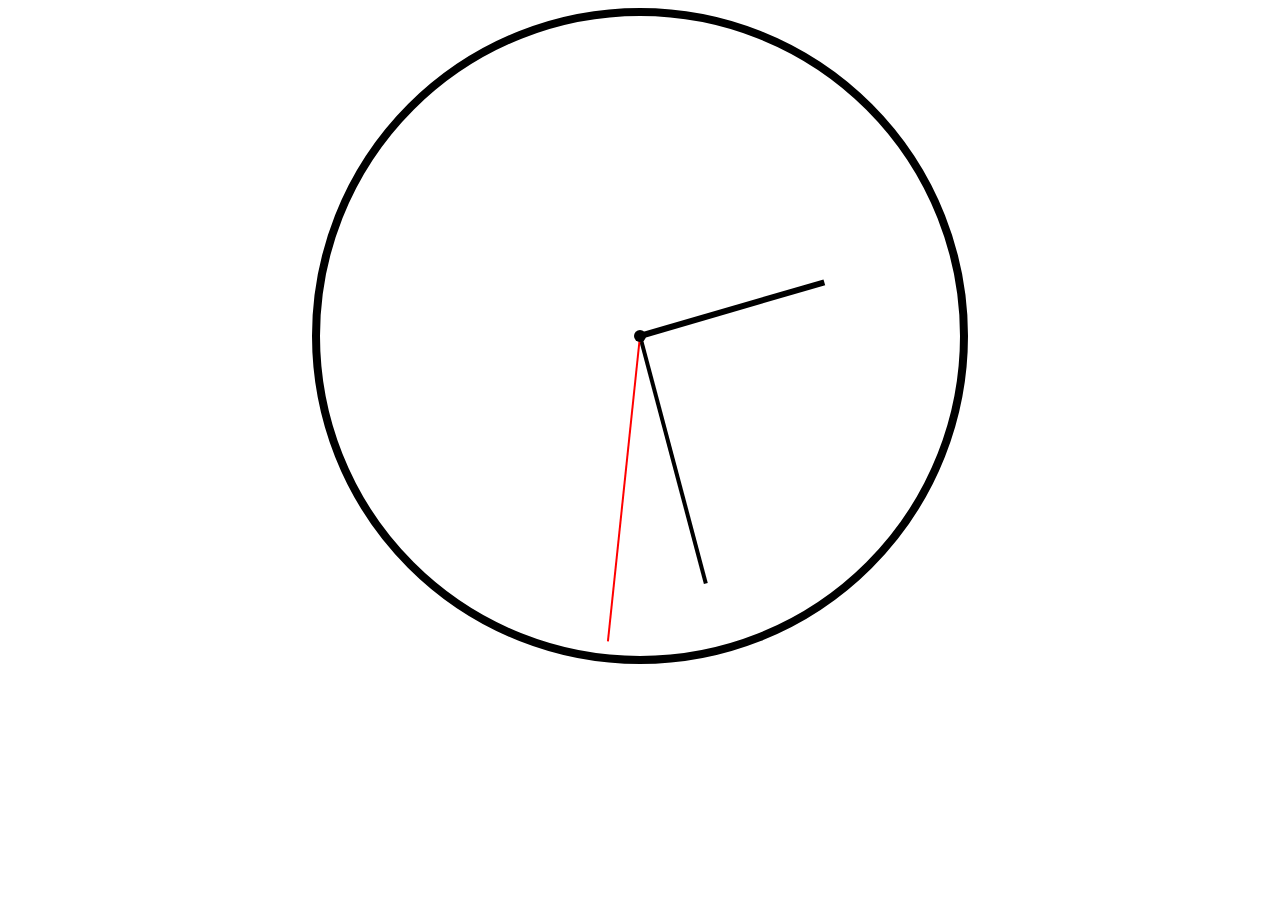
<file: clock/index.html>
<!DOCTYPE html>
<html lang="en">
  <head>
    <title>Clock</title>
    <meta charset="UTF-8" />
    <link rel="stylesheet" href="styles.css" />
  </head>

  <body>
    <div class="clock-face">
      <div id="hour" class="hand-container">
        <div class="hand hour-hand"></div>
      </div>
      <div id="minute" class="hand-container">
        <div class="hand minute-hand"></div>
      </div>
      <div id="second" class="hand-container">
        <div class="hand second-hand"></div>
      </div>
      <div class="nub"></div>
    </div>
    <script type="text/javascript" src="index.js"></script>
  </body>
</html>
</file>
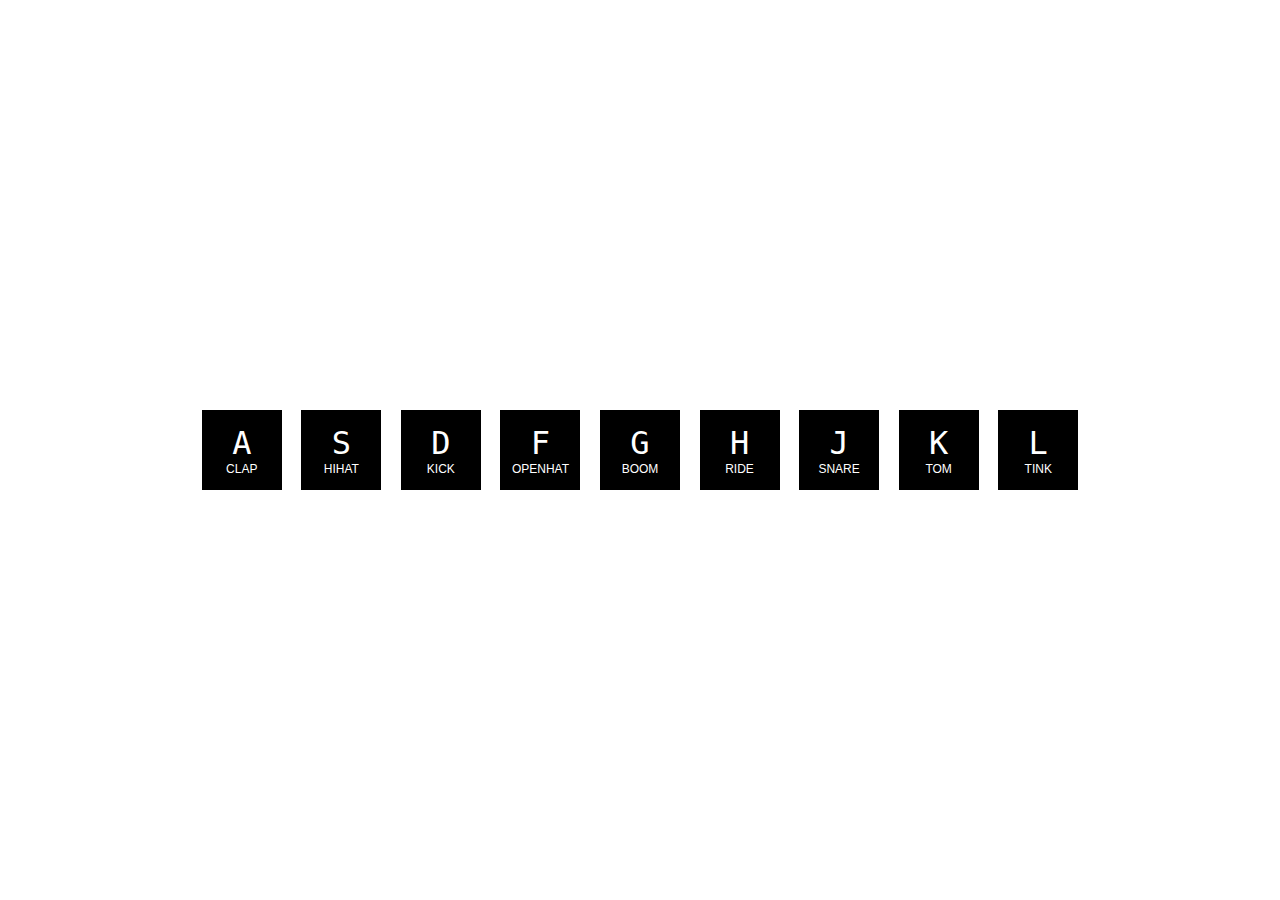
<file: drum-kit/index.html>
<!DOCTYPE html>
<html lang="en">
  <head>
    <title>Drum Kit</title>
    <meta charset="UTF-8" />
    <link rel="stylesheet" href="styles.css" />
  </head>

  <body>
    <div class="app">
      <div class="drum-list">
        <div data-key="a" class="drum">
          <kbd class="drum-key">A</kbd class="drum-key">
          <span class="drum-name">Clap</span class="drum-name">
          <audio src="sounds/clap.wav"></audio>
        </div>
        <div data-key="s" class="drum">
          <kbd class="drum-key">S</kbd class="drum-key">
          <span class="drum-name">Hihat</span class="drum-name">
          <audio src="sounds/hihat.wav"></audio>
        </div>
        <div data-key="d" class="drum">
          <kbd class="drum-key">D</kbd class="drum-key">
          <span class="drum-name">Kick</span class="drum-name">
          <audio src="sounds/kick.wav"></audio>
        </div>
        <div data-key="f" class="drum">
          <kbd class="drum-key">F</kbd class="drum-key">
          <span class="drum-name">Openhat</span class="drum-name">
          <audio src="sounds/openhat.wav"></audio>
        </div>
        <div data-key="g" class="drum">
          <kbd class="drum-key">G</kbd class="drum-key">
          <span class="drum-name">Boom</span class="drum-name">
          <audio src="sounds/boom.wav"></audio>
        </div>
        <div data-key="h" class="drum">
          <kbd class="drum-key">H</kbd class="drum-key">
          <span class="drum-name">Ride</span class="drum-name">
          <audio src="sounds/ride.wav"></audio>
        </div>
        <div data-key="j" class="drum">
          <kbd class="drum-key">J</kbd class="drum-key">
          <span class="drum-name">Snare</span class="drum-name">
          <audio src="sounds/snare.wav"></audio>
        </div>
        <div data-key="k" class="drum">
          <kbd class="drum-key">K</kbd class="drum-key">
          <span class="drum-name">Tom</span class="drum-name">
          <audio src="sounds/tom.wav"></audio>
        </div>
        <div data-key="l" class="drum">
          <kbd class="drum-key">L</kbd class="drum-key">
          <span class="drum-name">Tink</span class="drum-name">
          <audio src="sounds/tink.wav"></audio>
        </div>
      </div>
    </div>
    <script type="text/javascript" src="index.js"></script>
  </body>
</html>
</file>
<file: clock/styles.css>
body {
  font-family: sans-serif;
  text-align: center;
}

.clock-face {
  display: inline-block;
  position: relative;
  height: 50vw;
  width: 50vw;
  border-radius: 50%;
  border: 8px solid black;
}

#second {
  transition: transform 0.15s cubic-bezier(0.4, 2.08, 0.55, 0.44);
}

.hand-container {
  position: absolute;
  top: 0;
  left: 0;
  height: 100%;
  width: 100%;
}

.hand {
  position: absolute;
  top: 50%;
  left: 50%;
  transform-origin: 50% top;
  transform: translateX(-50%) rotateZ(180deg);
}
.hour-hand {
  height: 30%;
  width: 6px;
  background-color: black;
}
.minute-hand {
  height: 40%;
  width: 4px;
  background-color: black;
}
.second-hand {
  height: 48%;
  width: 2px;
  background-color: red;
}

.nub {
  position: absolute;
  top: 50%;
  left: 50%;
  width: 12px;
  height: 12px;
  border-radius: 50%;
  background-color: black;
  transform: translateX(-50%) translateY(-50%);
}
</file>
<file: drum-kit/styles.css>
html,
body {
  margin: 0;
  height: 100%;
  font-family: -apple-system, BlinkMacSystemFont, "Segoe UI", "Roboto", "Oxygen",
    "Ubuntu", "Cantarell", "Fira Sans", "Droid Sans", "Helvetica Neue",
    sans-serif;
}

.app {
  height: 100%;
  display: flex;
  flex-direction: column;
  justify-content: center;
  max-width: 55rem;
  margin: auto;
}

.drum-list {
  display: grid;
  grid-template-columns: repeat(auto-fit, minmax(5rem, 1fr));
  grid-gap: 1rem;
}

.drum {
  display: flex;
  flex-direction: column;
  align-items: center;
  justify-content: center;
  width: 5rem;
  height: 5rem;
  color: white;
  background-color: black;
  margin: auto;
}

.drum-key {
  font-size: 2rem;
}

.drum-name {
  font-size: 0.75rem;
  text-transform: uppercase;
}

.playing {
  transform: scale(1.1);
  transition: all 0.08s ease-in;
}
</file>
